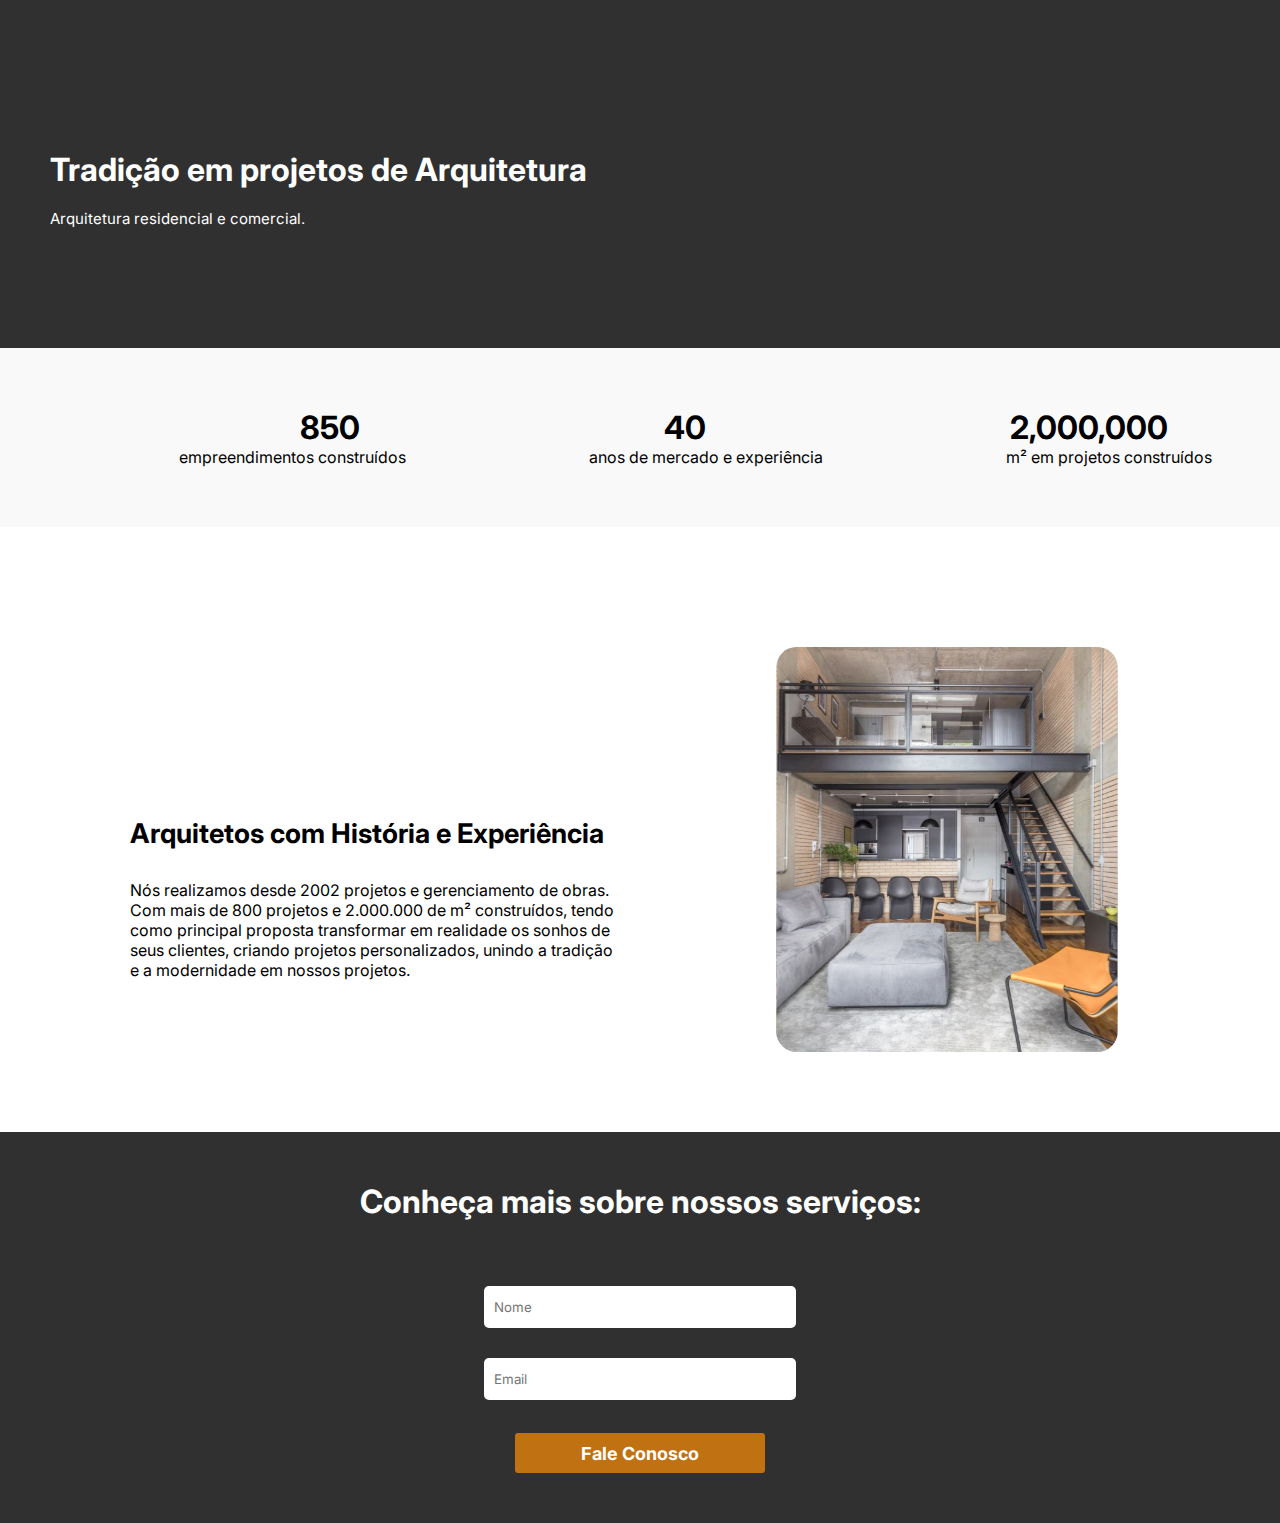
<file: index.html>
<!DOCTYPE html>
<html lang="en">
<head>
    <meta charset="UTF-8">
    <meta name="viewport" content="width=device-width, initial-scale=1.0">

    <link rel="preconnect" href="https://fonts.googleapis.com">
    <link rel="preconnect" href="https://fonts.gstatic.com" crossorigin>
    <link href="https://fonts.googleapis.com/css2?family=Inter:wght@100;200;300;400;500;600;700;800;900&display=swap" rel="stylesheet">


    <link rel="stylesheet" href="./CSS/style.css">
    <title>LandingPage Arquitetura</title>
</head>


<body>
    <div id="cabecalho">
        <h1 id="titulo-cabecalho">Tradição em projetos de Arquitetura</h1>
        <p id="texto-cabecalho">Arquitetura residencial e comercial.</p>

    </div>
    
    <div id="menu-informacoes">
        <h1 class="titulo-informacao">850</h1>
        <h1 class="titulo-informacao">40</h1>
        <h1 class="titulo-informacao">2,000,000</h1><br>

        <p class="texto-informacao">empreendimentos construídos</p>
        <p class="texto-informacao">anos de mercado e experiência</p>
        <p class="texto-informacao">m² em projetos construídos</p>

    </div>

    <div id="secao-image">

        <div>
        <h1 id="titulo-image">Arquitetos com História e Experiência</h1>

        <p id="texto-image">Nós realizamos desde 2002 projetos e gerenciamento de obras. <br>
        Com mais de 800 projetos e 2.000.000 de m² construídos, tendo <br>
        como principal proposta transformar em realidade os sonhos de <br>
        seus clientes, criando projetos personalizados, unindo a tradição <br>
        e a modernidade em nossos projetos.</p>

        </div>

        <img id="imagem" width="510" height="405" src="./image/imagem.svg" alt="Error!">
    </div>

    <div id="secao-formulario">
        <h1 id="titulo-formulario">Conheça mais sobre nossos serviços:</h1>

        <form id="formulario" action="https://api.sheetmonkey.io/form/4w2NbCQXnEdgHqju837Z2w" method="POST">
            <input type="text" id="Name" name="Name" placeholder="Nome" required> <br>
            <input type="email" id="Email" name="Email" placeholder="Email" required><br>
            <input type="hidden" name="Created" value="x-sheetmonkey-current-date-time" />
            <button onclick="Verificar()" type="submit">Fale Conosco</button>

        </form>

    </div>
    
    <script src="./JavaScript/index.js"></script>


</body>
</html>
</file>
<file: CSS/style.css>
*{
    font-family: Inter;
    margin: 0px;
}


#cabecalho{
    background-color: #303030;
    padding-bottom: 120px;
}

#titulo-cabecalho{
    color: #FFFFFF;
    margin-left: 50px;
    padding-top: 150px;
    padding-bottom: 20px;
}

#texto-cabecalho{
    color: #FFFFFF;
    margin-left: 50px;
    font-size: 15px;
}

#menu-informacoes{
    background-color: #F9F9F9;
    padding-top: 60px;
   padding-bottom: 60px;
}

.titulo-informacao{
    display:inline;
    padding-left: 150px;
    margin-left: 150px;
    margin-top: 250px;
    padding-top: 150px;
}

.texto-informacao{
    display:inline;
    margin-left: 65px;
    padding-left: 114px;
}

#secao-image{
    display: grid;
    grid-auto-flow: column;
    columns: auto;
    margin-top: 120px;
    margin-bottom: 80px;
}

#titulo-image{
    margin-left: 130px;
    margin-top: 170px;
    font-size: 27px;
}

#texto-image{
    margin-top: 30px;
    margin-left: 130px;
}

#image{
    margin: 50px 25px 50px 100px;
}

#formulario{
    background-color: #303030;
    color: #FFFFFF;
}

#secao-formulario{
    background-color: #303030;
    color: #FFFFFF;
    padding-top: 50px;
}

#titulo-formulario{
    text-align: center;
    padding-bottom: 50px;
}

#formulario{
    text-align: center;
}

input{
    width: 300px;
    height: 40px;
    background-color: #FFFFFF;
    margin: 15px;
    border:0px;
    border-radius: 5px;
    padding-left: 10px;
}

button{
    background-color: #C07212;
    color: #FFFFFF;
    margin-top: 18px;
    width: 250px;
    height: 40px;
    border: 0px;
    font-size: 18px;
    border-radius: 3px;
    margin-bottom: 50px;
    font-weight: bolder;
    cursor: pointer;
}

button:hover{
    background-color: #ee9221;
    color: #EAECE5;
    transform: translateY(-7px);
    box-shadow: 0px 15px 20px #5a3304 ;
    transition-duration: 0.5s;
}
</file>
